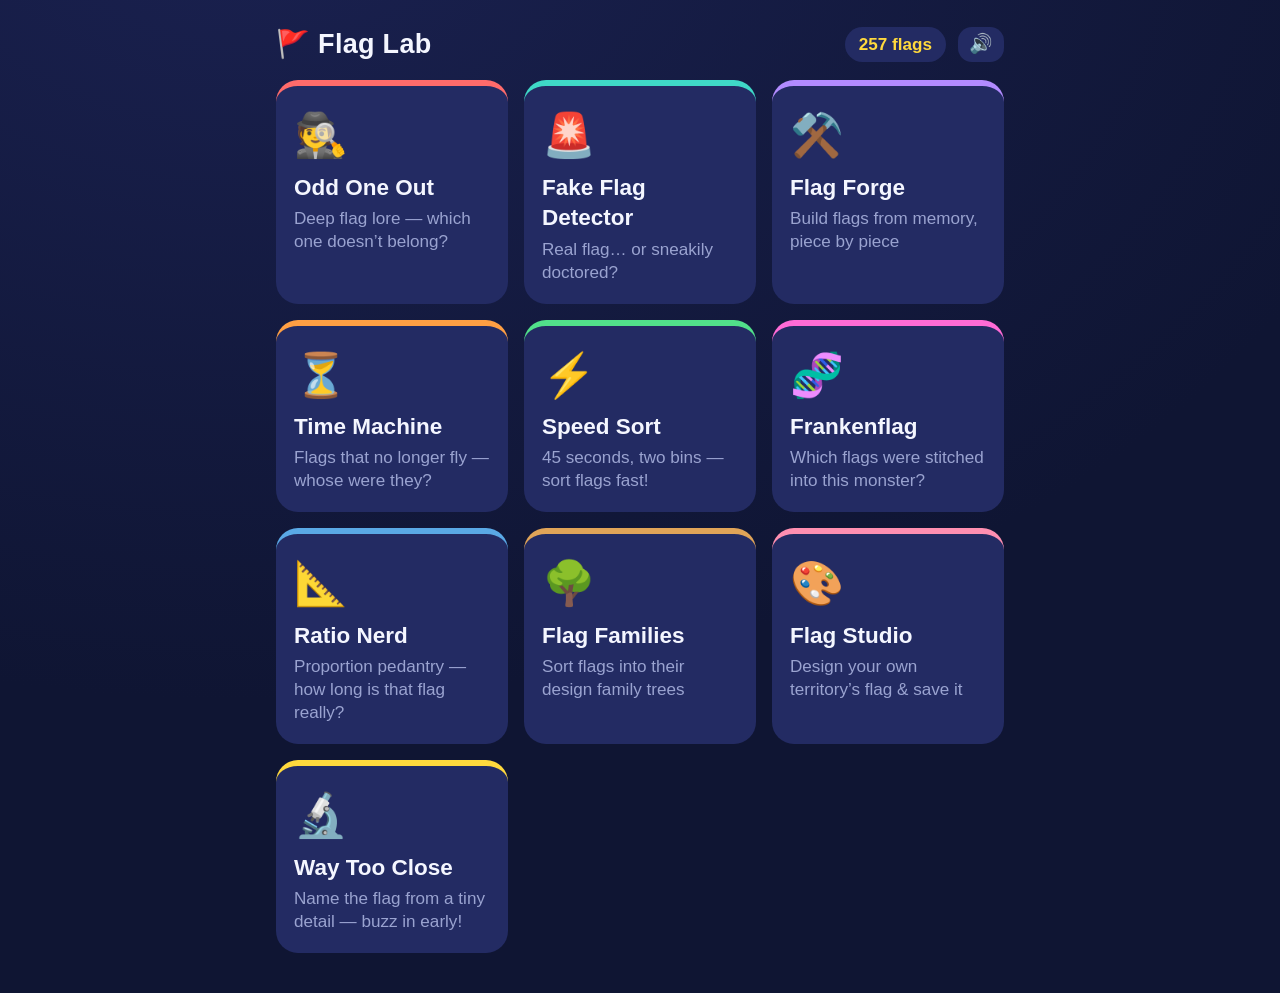
<file: index.html>
<!DOCTYPE html>
<html lang="en">
<head>
  <meta charset="UTF-8" />
  <meta name="viewport" content="width=device-width, initial-scale=1.0, viewport-fit=cover" />
  <title>Flag Lab</title>
  <meta name="theme-color" content="#0f1533" />
  <link rel="manifest" href="manifest.webmanifest" />
  <link rel="icon" href="icon.svg" type="image/svg+xml" />
  <link rel="apple-touch-icon" href="icon-512.png" />
  <link rel="stylesheet" href="css/style.css" />
</head>
<body>
  <div class="wrap">
    <header class="app">
      <h1>🚩 Flag Lab</h1>
      <span class="pill" id="flag-count"></span>
    </header>
    <main class="tiles" id="tiles"></main>
  </div>

  <script>const ROOT = '.';</script>
  <script src="js/common.js"></script>
  <script src="js/music.js"></script>
  <script src="js/registry.js"></script>
  <script>
    const tiles = document.getElementById('tiles');
    for (const g of GAMES) {
      const a = el('a', 'tile');
      a.href = `games/${g.id}/index.html`;
      a.style.setProperty('--tile-color', g.color);
      a.append(
        el('span', 'emoji', g.emoji),
        el('h2', '', g.title),
        el('p', '', g.blurb),
      );
      const best = getBest(g.bestKey);
      if (best > 0) a.append(el('div', 'best', g.bestLabel(best)));
      tiles.append(a);
    }

    FLAG_NAMES.then((names) => {
      document.getElementById('flag-count').textContent =
        `${Object.keys(names).length} flags`;
    });

    if ('serviceWorker' in navigator) {
      navigator.serviceWorker.register('sw.js');
    }
  </script>
</body>
</html>
</file>
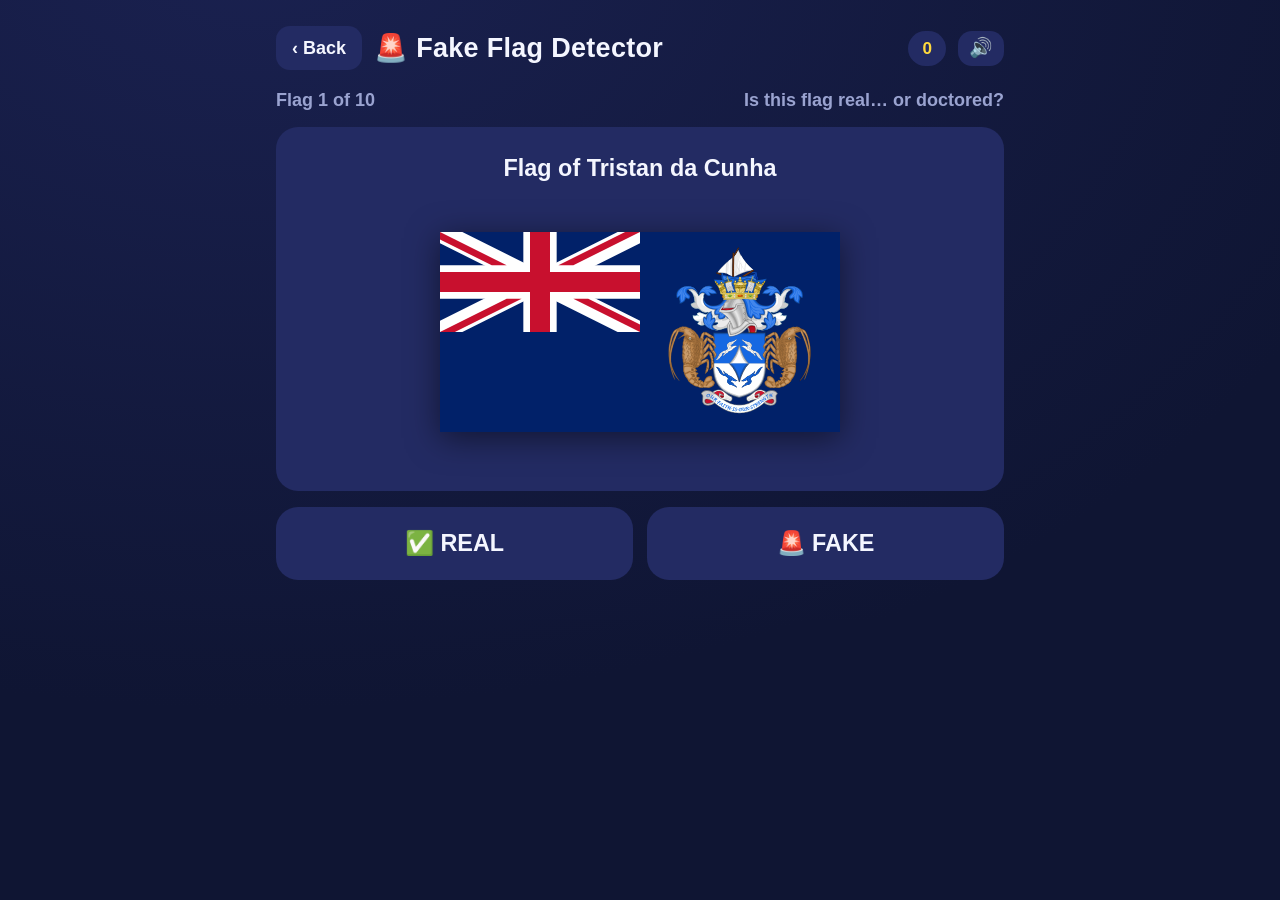
<file: games/faked-flags/index.html>
<!DOCTYPE html>
<html lang="en">
<head>
  <meta charset="UTF-8" />
  <meta name="viewport" content="width=device-width, initial-scale=1.0, viewport-fit=cover" />
  <title>Fake Flag Detector — Flag Lab</title>
  <meta name="theme-color" content="#0f1533" />
  <link rel="icon" href="../../icon.svg" type="image/svg+xml" />
  <link rel="stylesheet" href="../../css/style.css" />
</head>
<body class="g-fake">
  <div class="wrap">
    <header class="app">
      <a class="back" href="../../index.html">‹ Back</a>
      <h1>🚨 Fake Flag Detector</h1>
      <span class="pill" id="score-pill">0</span>
    </header>
    <div class="status-row">
      <span id="round-label"></span>
      <span>Is this flag real… or doctored?</span>
    </div>
    <main id="stage"></main>
  </div>
  <script>const ROOT = '../..';</script>
  <script src="../../js/common.js"></script>
  <script src="../../js/music.js"></script>
  <script src="game.js"></script>
</body>
</html>
</file>
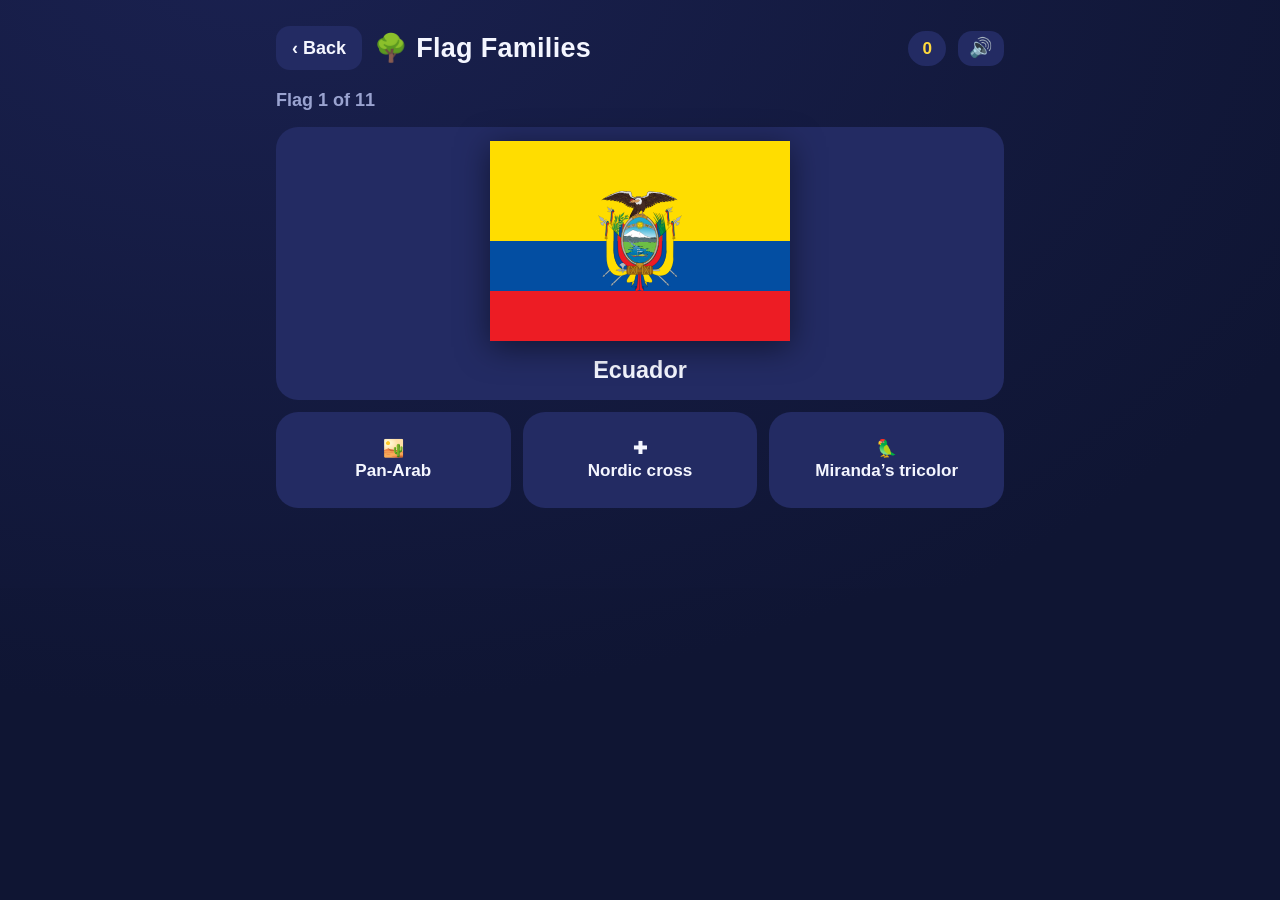
<file: games/flag-families/index.html>
<!DOCTYPE html>
<html lang="en">
<head>
  <meta charset="UTF-8" />
  <meta name="viewport" content="width=device-width, initial-scale=1.0, viewport-fit=cover" />
  <title>Flag Families — Flag Lab</title>
  <meta name="theme-color" content="#0f1533" />
  <link rel="icon" href="../../icon.svg" type="image/svg+xml" />
  <link rel="stylesheet" href="../../css/style.css" />
</head>
<body class="g-fam">
  <div class="wrap">
    <header class="app">
      <a class="back" href="../../index.html">‹ Back</a>
      <h1>🌳 Flag Families</h1>
      <span class="pill" id="score-pill">0</span>
    </header>
    <div class="status-row">
      <span id="round-label"></span>
      <span id="streak-label"></span>
    </div>
    <main id="stage"></main>
  </div>
  <script>const ROOT = '../..';</script>
  <script src="../../js/common.js"></script>
  <script src="../../js/music.js"></script>
  <script src="game.js"></script>
</body>
</html>
</file>
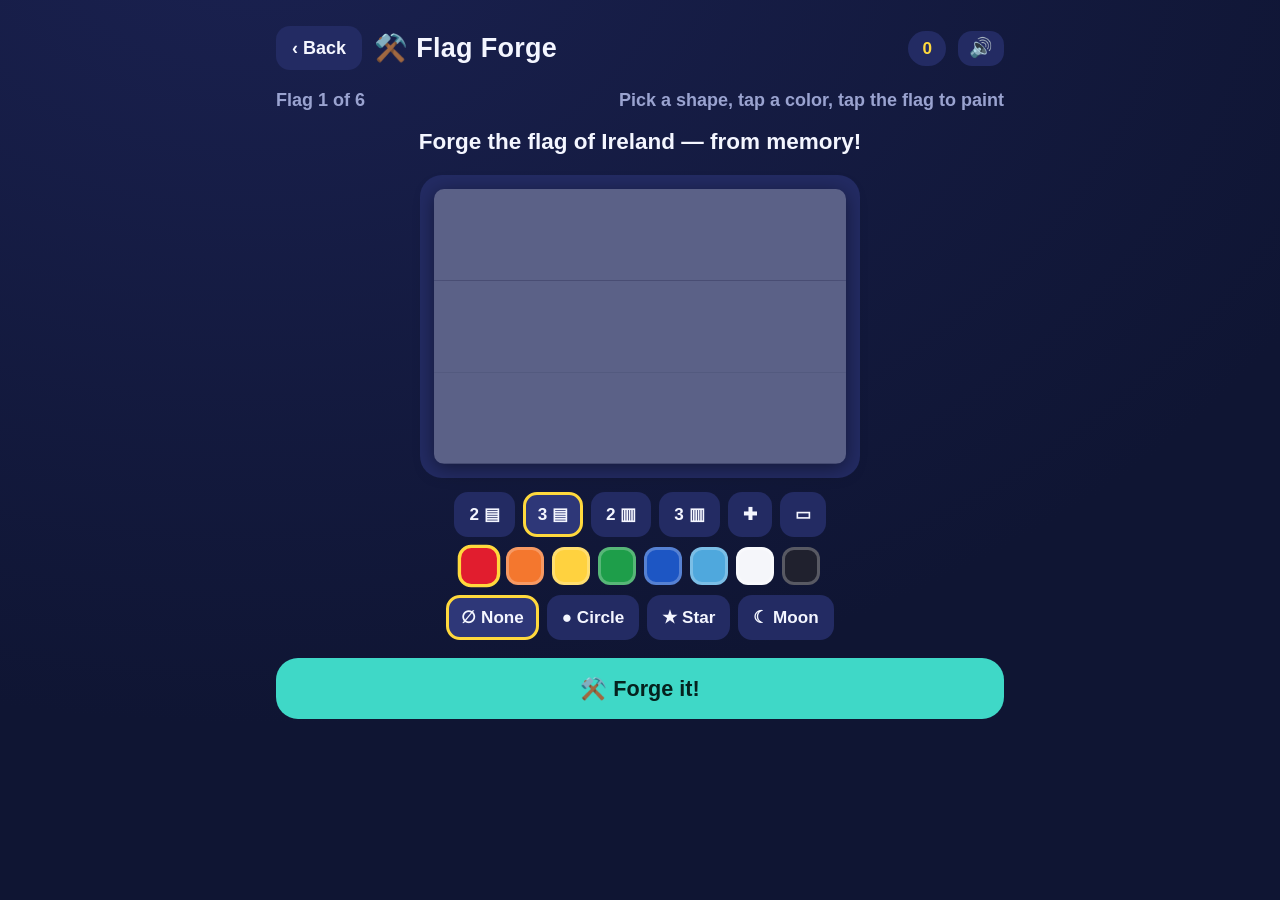
<file: games/flag-forge/index.html>
<!DOCTYPE html>
<html lang="en">
<head>
  <meta charset="UTF-8" />
  <meta name="viewport" content="width=device-width, initial-scale=1.0, viewport-fit=cover" />
  <title>Flag Forge — Flag Lab</title>
  <meta name="theme-color" content="#0f1533" />
  <link rel="icon" href="../../icon.svg" type="image/svg+xml" />
  <link rel="stylesheet" href="../../css/style.css" />
</head>
<body class="g-forge">
  <div class="wrap">
    <header class="app">
      <a class="back" href="../../index.html">‹ Back</a>
      <h1>⚒️ Flag Forge</h1>
      <span class="pill" id="score-pill">0</span>
    </header>
    <div class="status-row">
      <span id="round-label"></span>
      <span id="hint-label">Pick a shape, tap a color, tap the flag to paint</span>
    </div>
    <main id="stage"></main>
  </div>
  <script>const ROOT = '../..';</script>
  <script src="../../js/common.js"></script>
  <script src="../../js/music.js"></script>
  <script src="game.js"></script>
</body>
</html>
</file>
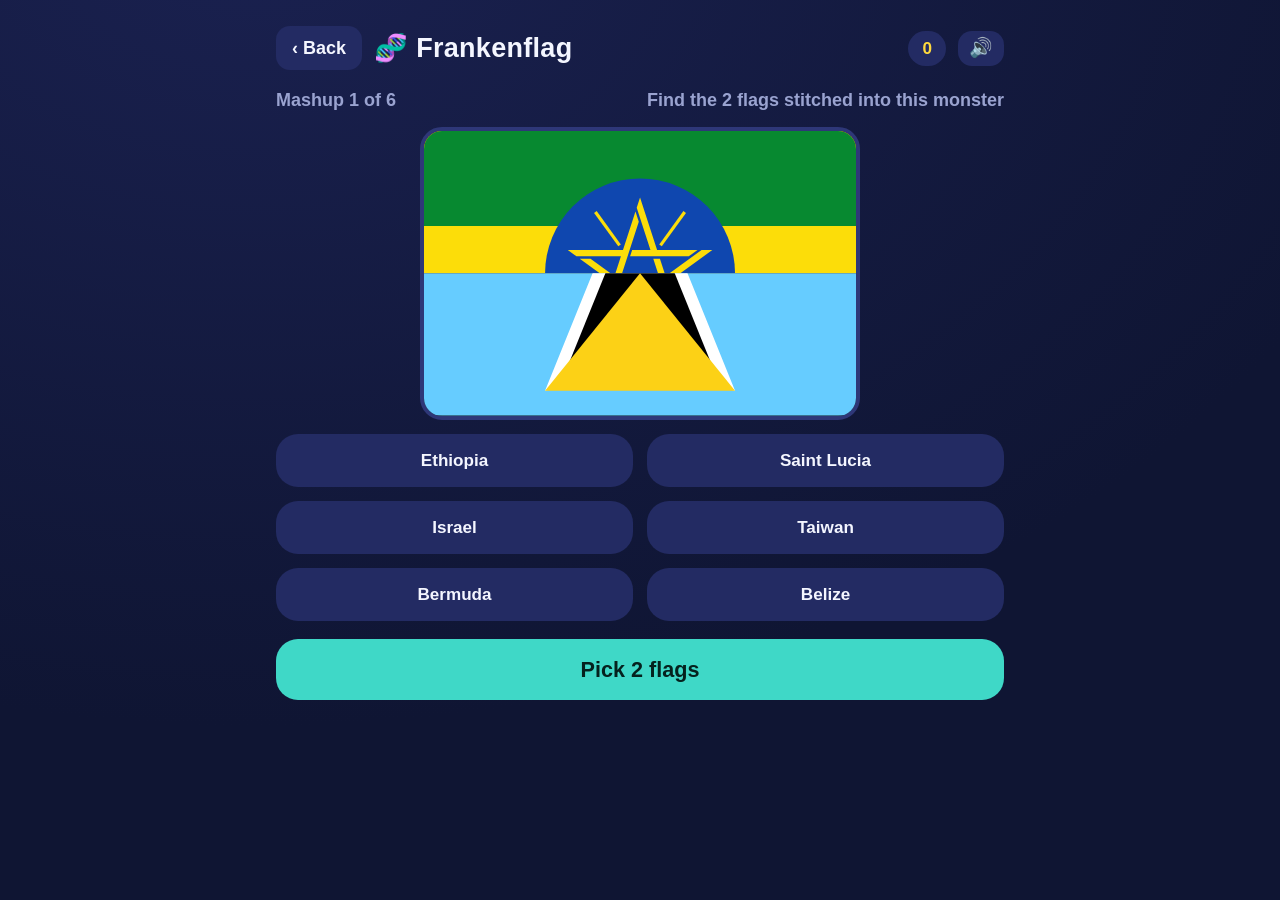
<file: games/flag-mashup/index.html>
<!DOCTYPE html>
<html lang="en">
<head>
  <meta charset="UTF-8" />
  <meta name="viewport" content="width=device-width, initial-scale=1.0, viewport-fit=cover" />
  <title>Frankenflag — Flag Lab</title>
  <meta name="theme-color" content="#0f1533" />
  <link rel="icon" href="../../icon.svg" type="image/svg+xml" />
  <link rel="stylesheet" href="../../css/style.css" />
</head>
<body class="g-mash">
  <div class="wrap">
    <header class="app">
      <a class="back" href="../../index.html">‹ Back</a>
      <h1>🧬 Frankenflag</h1>
      <span class="pill" id="score-pill">0</span>
    </header>
    <div class="status-row">
      <span id="round-label"></span>
      <span id="hint-label"></span>
    </div>
    <main id="stage"></main>
  </div>
  <script>const ROOT = '../..';</script>
  <script src="../../js/common.js"></script>
  <script src="../../js/music.js"></script>
  <script src="game.js"></script>
</body>
</html>
</file>
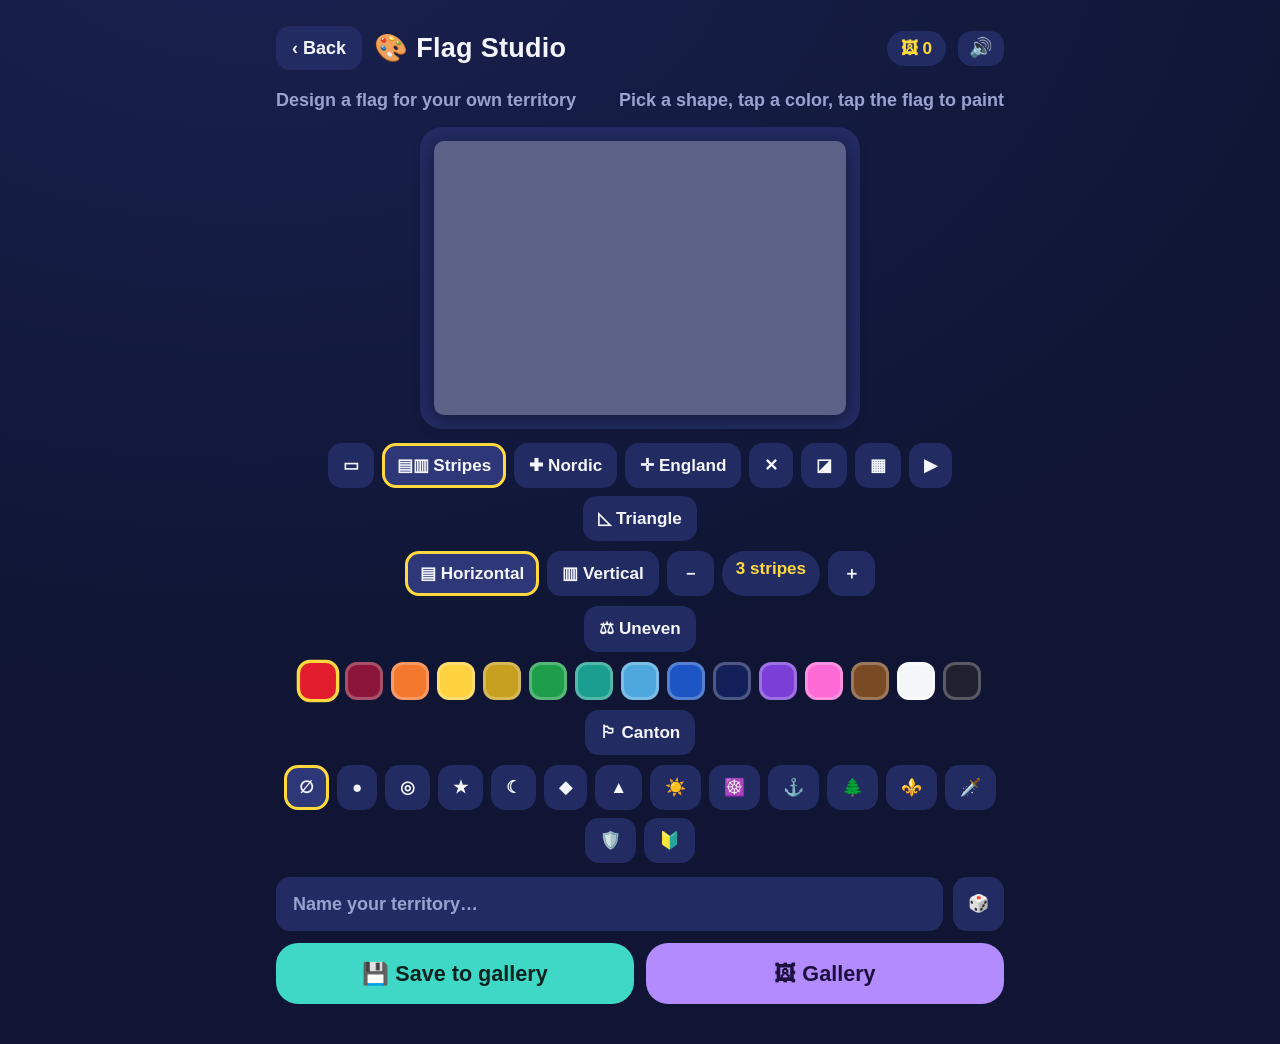
<file: games/flag-studio/index.html>
<!DOCTYPE html>
<html lang="en">
<head>
  <meta charset="UTF-8" />
  <meta name="viewport" content="width=device-width, initial-scale=1.0, viewport-fit=cover" />
  <title>Flag Studio — Flag Lab</title>
  <meta name="theme-color" content="#0f1533" />
  <link rel="icon" href="../../icon.svg" type="image/svg+xml" />
  <link rel="stylesheet" href="../../css/style.css" />
</head>
<body class="g-studio">
  <div class="wrap">
    <header class="app">
      <a class="back" href="../../index.html">‹ Back</a>
      <h1>🎨 Flag Studio</h1>
      <span class="pill" id="score-pill">🖼 0</span>
    </header>
    <div class="status-row">
      <span id="round-label">Design a flag for your own territory</span>
      <span id="hint-label">Pick a shape, tap a color, tap the flag to paint</span>
    </div>
    <main id="stage"></main>
  </div>
  <script>const ROOT = '../..';</script>
  <script src="../../js/common.js"></script>
  <script src="../../js/music.js"></script>
  <script src="game.js"></script>
</body>
</html>
</file>
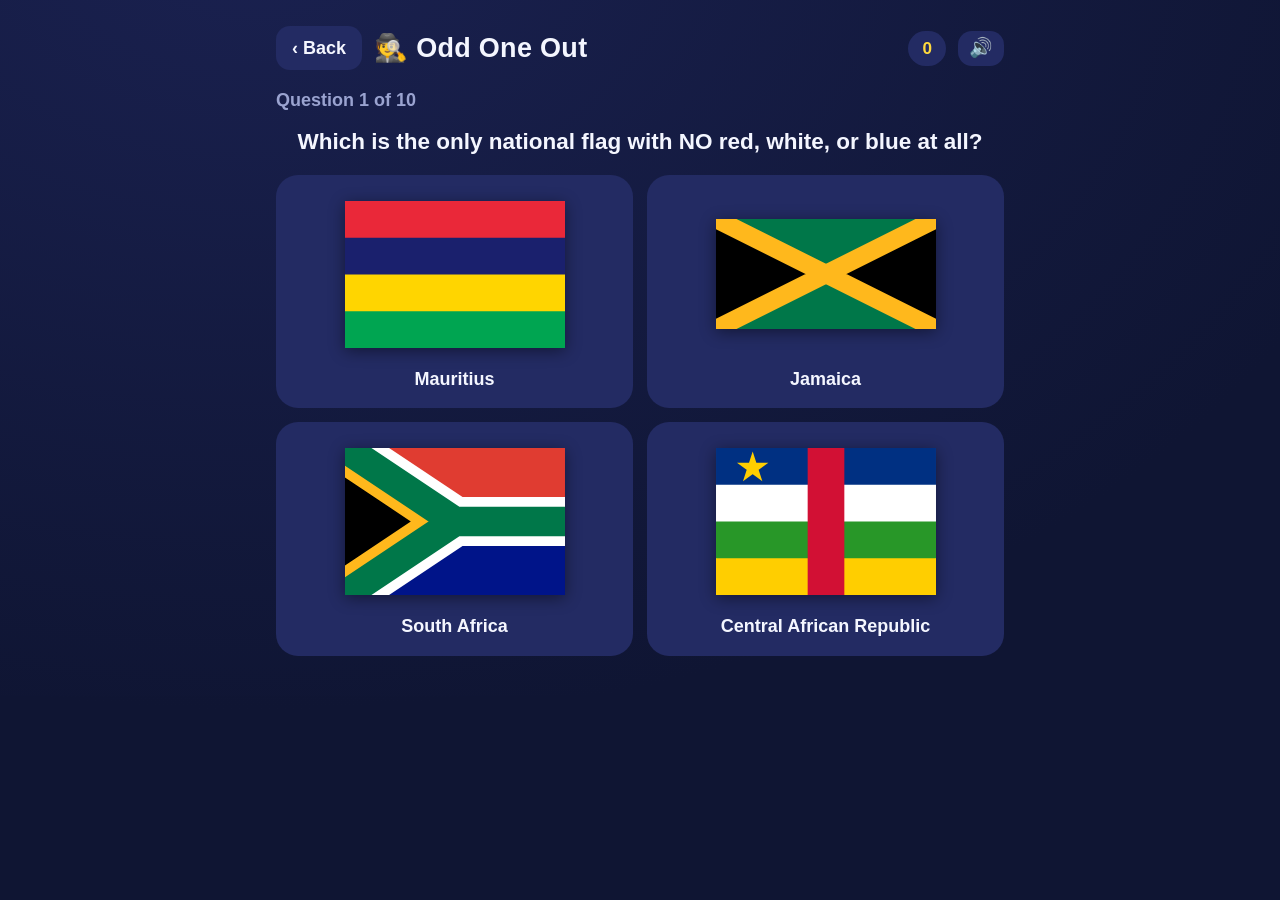
<file: games/odd-one-out/index.html>
<!DOCTYPE html>
<html lang="en">
<head>
  <meta charset="UTF-8" />
  <meta name="viewport" content="width=device-width, initial-scale=1.0, viewport-fit=cover" />
  <title>Odd One Out — Flag Lab</title>
  <meta name="theme-color" content="#0f1533" />
  <link rel="icon" href="../../icon.svg" type="image/svg+xml" />
  <link rel="stylesheet" href="../../css/style.css" />
</head>
<body class="g-odd">
  <div class="wrap">
    <header class="app">
      <a class="back" href="../../index.html">‹ Back</a>
      <h1>🕵️ Odd One Out</h1>
      <span class="pill" id="score-pill">0</span>
    </header>
    <div class="status-row">
      <span id="round-label"></span>
      <span id="streak-label"></span>
    </div>
    <main id="stage"></main>
  </div>
  <script>const ROOT = '../..';</script>
  <script src="../../js/common.js"></script>
  <script src="../../js/music.js"></script>
  <script src="questions.js"></script>
  <script src="game.js"></script>
</body>
</html>
</file>
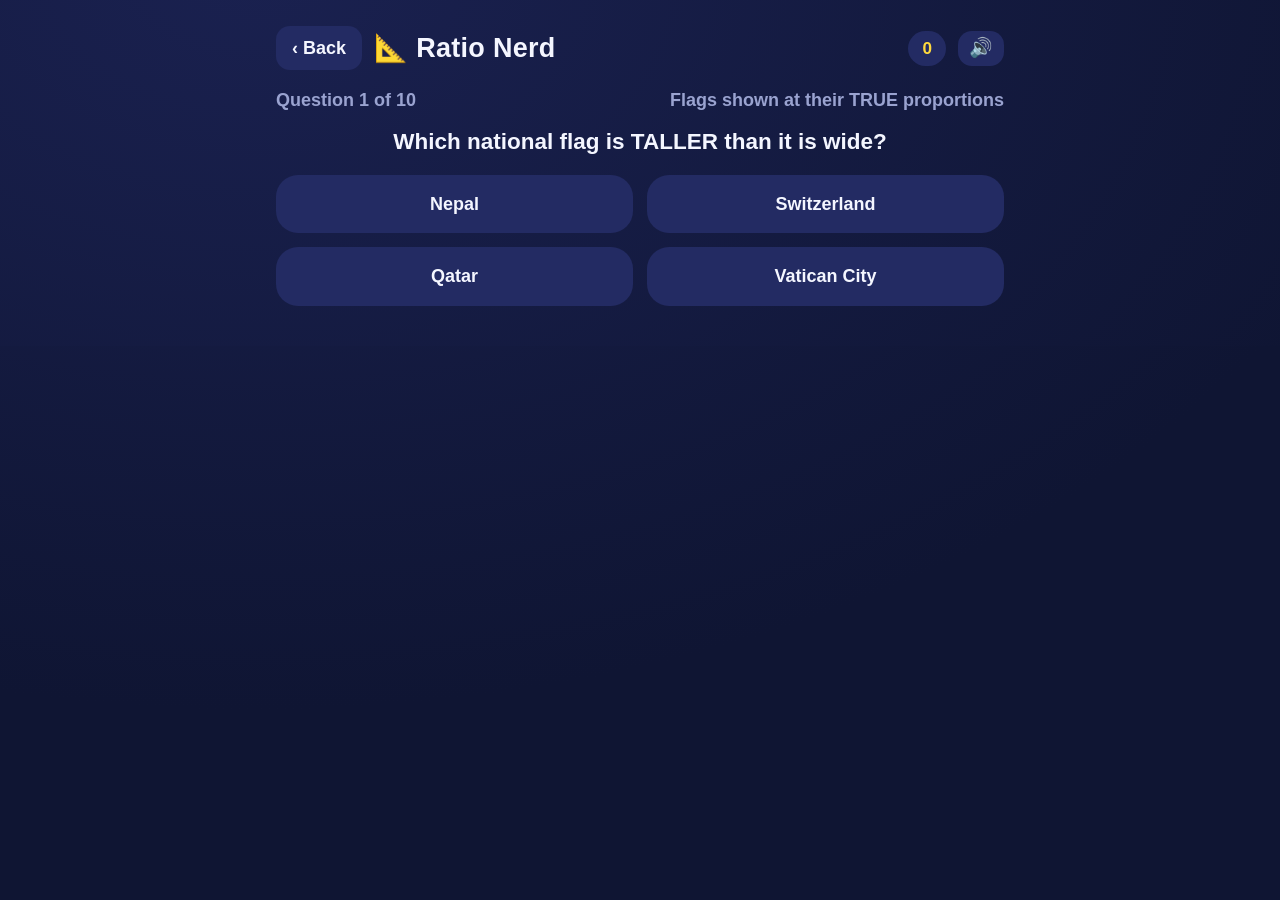
<file: games/ratio-nerd/index.html>
<!DOCTYPE html>
<html lang="en">
<head>
  <meta charset="UTF-8" />
  <meta name="viewport" content="width=device-width, initial-scale=1.0, viewport-fit=cover" />
  <title>Ratio Nerd — Flag Lab</title>
  <meta name="theme-color" content="#0f1533" />
  <link rel="icon" href="../../icon.svg" type="image/svg+xml" />
  <link rel="stylesheet" href="../../css/style.css" />
</head>
<body class="g-ratio">
  <div class="wrap">
    <header class="app">
      <a class="back" href="../../index.html">‹ Back</a>
      <h1>📐 Ratio Nerd</h1>
      <span class="pill" id="score-pill">0</span>
    </header>
    <div class="status-row">
      <span id="round-label"></span>
      <span>Flags shown at their TRUE proportions</span>
    </div>
    <main id="stage"></main>
  </div>
  <script>const ROOT = '../..';</script>
  <script src="../../js/common.js"></script>
  <script src="../../js/music.js"></script>
  <script src="game.js"></script>
</body>
</html>
</file>
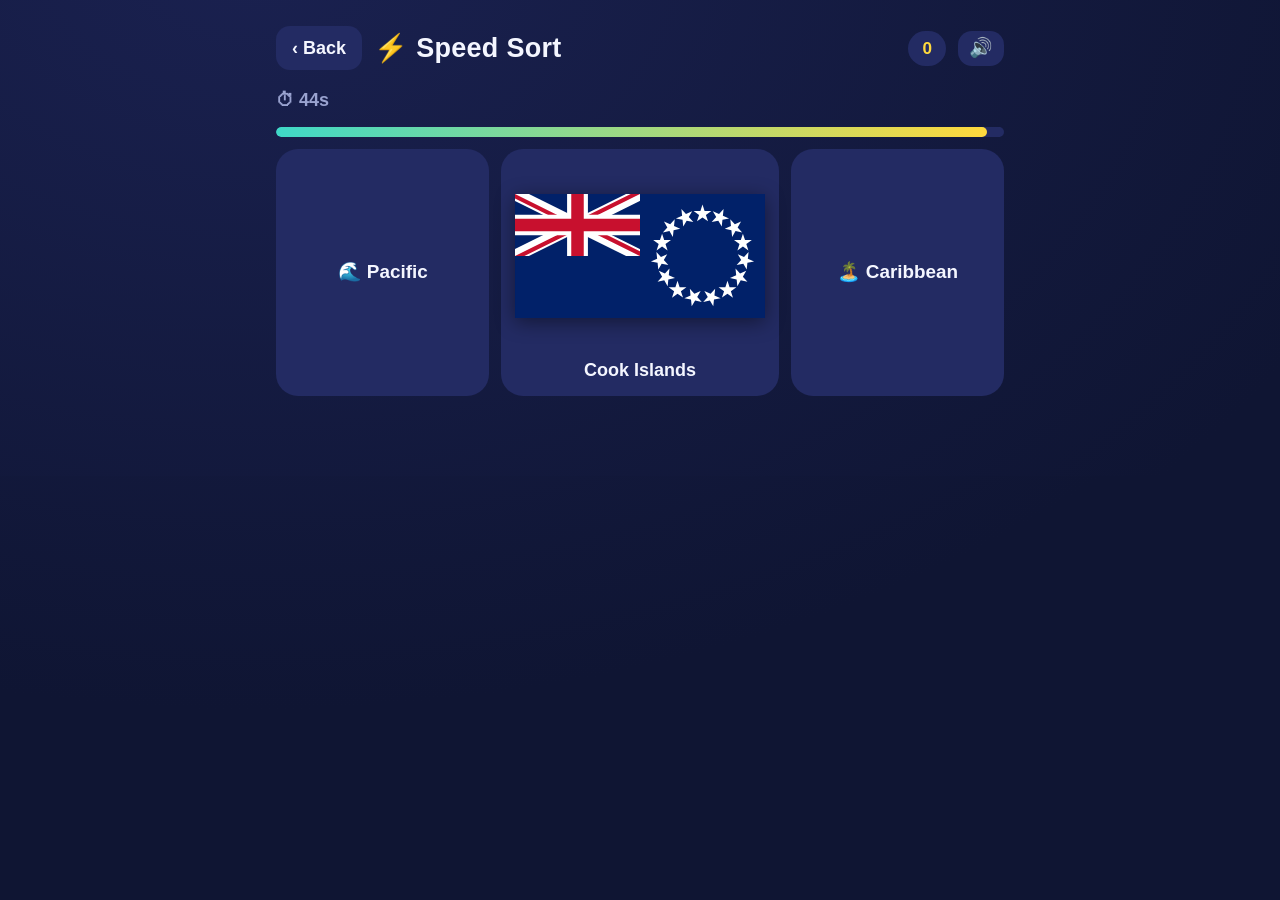
<file: games/speed-sort/index.html>
<!DOCTYPE html>
<html lang="en">
<head>
  <meta charset="UTF-8" />
  <meta name="viewport" content="width=device-width, initial-scale=1.0, viewport-fit=cover" />
  <title>Speed Sort — Flag Lab</title>
  <meta name="theme-color" content="#0f1533" />
  <link rel="icon" href="../../icon.svg" type="image/svg+xml" />
  <link rel="stylesheet" href="../../css/style.css" />
</head>
<body class="g-sort">
  <div class="wrap">
    <header class="app">
      <a class="back" href="../../index.html">‹ Back</a>
      <h1>⚡ Speed Sort</h1>
      <span class="pill" id="score-pill">0</span>
    </header>
    <div class="status-row">
      <span id="round-label"></span>
      <span id="streak-label"></span>
    </div>
    <main id="stage"></main>
  </div>
  <script>const ROOT = '../..';</script>
  <script src="../../js/common.js"></script>
  <script src="../../js/music.js"></script>
  <script src="game.js"></script>
</body>
</html>
</file>
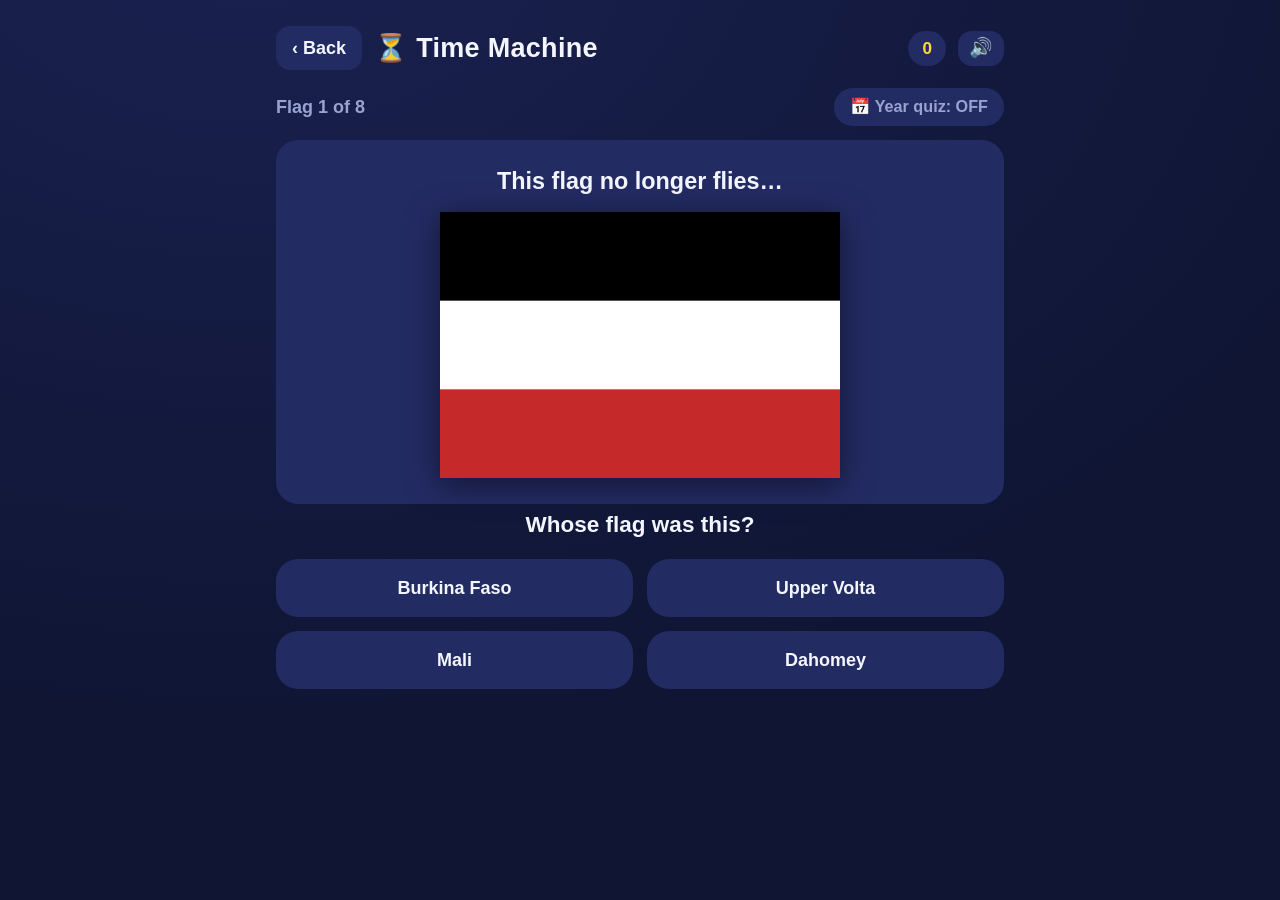
<file: games/time-machine/index.html>
<!DOCTYPE html>
<html lang="en">
<head>
  <meta charset="UTF-8" />
  <meta name="viewport" content="width=device-width, initial-scale=1.0, viewport-fit=cover" />
  <title>Time Machine — Flag Lab</title>
  <meta name="theme-color" content="#0f1533" />
  <link rel="icon" href="../../icon.svg" type="image/svg+xml" />
  <link rel="stylesheet" href="../../css/style.css" />
</head>
<body class="g-time">
  <div class="wrap">
    <header class="app">
      <a class="back" href="../../index.html">‹ Back</a>
      <h1>⏳ Time Machine</h1>
      <span class="pill" id="score-pill">0</span>
    </header>
    <div class="status-row">
      <span id="round-label"></span>
      <button class="mode-toggle" id="year-toggle" type="button"></button>
    </div>
    <main id="stage"></main>
  </div>
  <script>const ROOT = '../..';</script>
  <script src="../../js/common.js"></script>
  <script src="../../js/music.js"></script>
  <script src="game.js"></script>
</body>
</html>
</file>
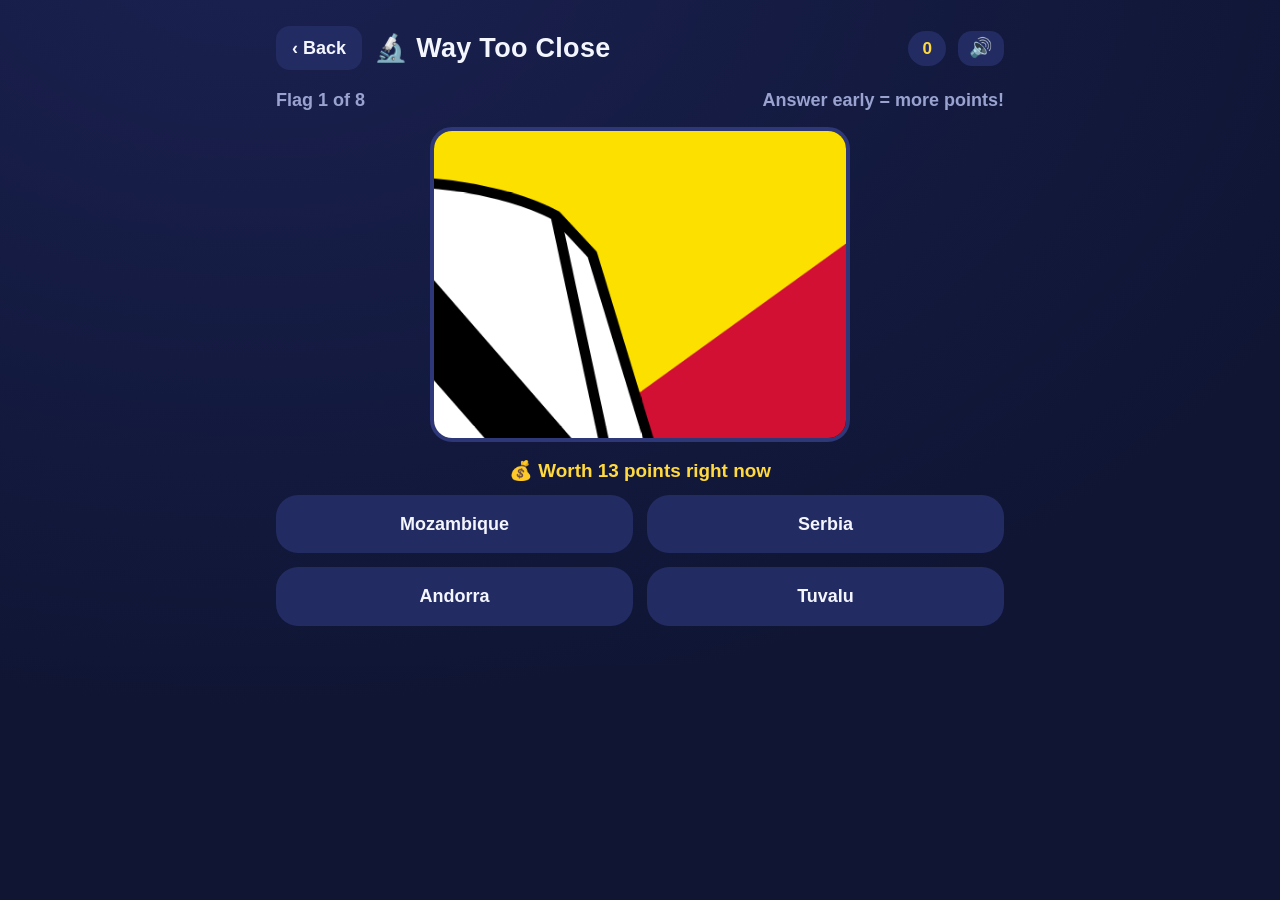
<file: games/zoomed-in/index.html>
<!DOCTYPE html>
<html lang="en">
<head>
  <meta charset="UTF-8" />
  <meta name="viewport" content="width=device-width, initial-scale=1.0, viewport-fit=cover" />
  <title>Way Too Close — Flag Lab</title>
  <meta name="theme-color" content="#0f1533" />
  <link rel="icon" href="../../icon.svg" type="image/svg+xml" />
  <link rel="stylesheet" href="../../css/style.css" />
</head>
<body class="g-zoom">
  <div class="wrap">
    <header class="app">
      <a class="back" href="../../index.html">‹ Back</a>
      <h1>🔬 Way Too Close</h1>
      <span class="pill" id="score-pill">0</span>
    </header>
    <div class="status-row">
      <span id="round-label"></span>
      <span>Answer early = more points!</span>
    </div>
    <main id="stage"></main>
  </div>
  <script>const ROOT = '../..';</script>
  <script src="../../js/common.js"></script>
  <script src="../../js/music.js"></script>
  <script src="game.js"></script>
</body>
</html>
</file>
<file: css/style.css>
:root {
  --bg: #0f1533;
  --bg2: #1a2150;
  --card: #232b63;
  --card-hi: #2e3778;
  --text: #f4f6ff;
  --muted: #9aa3d0;
  --red: #ff6b6b;
  --teal: #3fd8c7;
  --yellow: #ffd93d;
  --green: #51e08a;
  --purple: #b28bff;
  --radius: 22px;
}

* { box-sizing: border-box; -webkit-tap-highlight-color: transparent; }

html, body {
  margin: 0;
  min-height: 100%;
  background: radial-gradient(1200px 800px at 20% -10%, var(--bg2), var(--bg));
  color: var(--text);
  font-family: ui-rounded, "SF Pro Rounded", -apple-system, "Segoe UI", Roboto, sans-serif;
  font-size: 18px;
  line-height: 1.35;
}

.wrap {
  max-width: 760px;
  margin: 0 auto;
  padding: 18px 16px 40px;
}

/* ---------- header ---------- */
header.app {
  display: flex;
  align-items: center;
  gap: 12px;
  padding: 8px 0 18px;
}
header.app h1 {
  font-size: 1.5rem;
  margin: 0;
  letter-spacing: 0.3px;
  flex: 1;
}
.back {
  text-decoration: none;
  color: var(--text);
  background: var(--card);
  border-radius: 14px;
  padding: 8px 14px;
  font-weight: 700;
  font-size: 1rem;
  border: 2px solid transparent;
}
.back:active { transform: scale(0.96); }
.pill {
  background: var(--card);
  border-radius: 999px;
  padding: 6px 14px;
  font-weight: 800;
  font-size: 0.95rem;
  color: var(--yellow);
  white-space: nowrap;
}

/* ---------- launcher tiles ---------- */
.tiles {
  display: grid;
  grid-template-columns: repeat(auto-fill, minmax(210px, 1fr));
  gap: 16px;
}
.tile {
  display: block;
  text-decoration: none;
  color: var(--text);
  background: var(--card);
  border-radius: var(--radius);
  padding: 20px 18px;
  border-top: 6px solid var(--tile-color, var(--teal));
  transition: transform 0.12s ease, background 0.12s ease;
}
.tile:hover { background: var(--card-hi); transform: translateY(-3px); }
.tile:active { transform: scale(0.97); }
.tile .emoji { font-size: 2.4rem; display: block; margin-bottom: 8px; }
.tile h2 { margin: 0 0 4px; font-size: 1.25rem; }
.tile p { margin: 0; color: var(--muted); font-size: 0.95rem; }
.tile .best { margin-top: 10px; font-size: 0.85rem; color: var(--yellow); font-weight: 700; }
.tile.soon { opacity: 0.45; pointer-events: none; }

/* ---------- game shared ---------- */
.prompt {
  font-size: 1.25rem;
  font-weight: 800;
  margin: 6px 0 18px;
  text-align: center;
  text-wrap: balance;
}

.choices { display: grid; grid-template-columns: 1fr 1fr; gap: 14px; }
@media (max-width: 480px) { .choices.text-only { grid-template-columns: 1fr; } }

.choice {
  background: var(--card);
  border: 3px solid transparent;
  border-radius: var(--radius);
  padding: 14px;
  color: var(--text);
  font: inherit;
  font-weight: 700;
  cursor: pointer;
  display: flex;
  flex-direction: column;
  align-items: center;
  gap: 10px;
  transition: transform 0.1s ease, border-color 0.1s ease;
}
.choice:hover { background: var(--card-hi); }
.choice:active { transform: scale(0.96); }
.choice img {
  width: 100%;
  max-width: 220px;
  aspect-ratio: 4 / 3;
  object-fit: contain;
  filter: drop-shadow(0 3px 8px rgba(0, 0, 0, 0.45));
}
.choice.correct { border-color: var(--green); background: #1d4d38; }
.choice.wrong { border-color: var(--red); background: #55283a; }
.choice:disabled { cursor: default; }
.choice:disabled:hover { background: var(--card); }
.choice.correct:disabled:hover { background: #1d4d38; }
.choice.wrong:disabled:hover { background: #55283a; }

.fact {
  background: var(--card);
  border-left: 6px solid var(--yellow);
  border-radius: 14px;
  padding: 12px 16px;
  margin: 18px 0 0;
  font-size: 1rem;
  color: var(--text);
  animation: rise 0.25s ease;
}
.fact.bad { border-left-color: var(--red); }
.fact b { color: var(--yellow); }

.big-btn {
  display: block;
  width: 100%;
  margin-top: 18px;
  background: var(--teal);
  color: #05221e;
  border: none;
  border-radius: var(--radius);
  padding: 16px;
  font: inherit;
  font-size: 1.2rem;
  font-weight: 900;
  cursor: pointer;
}
.big-btn:active { transform: scale(0.97); }
.big-btn.alt { background: var(--purple); color: #1d0f3d; }

.status-row {
  display: flex;
  justify-content: space-between;
  align-items: center;
  gap: 10px;
  margin-bottom: 14px;
  font-weight: 800;
  color: var(--muted);
}

.end-card {
  text-align: center;
  background: var(--card);
  border-radius: var(--radius);
  padding: 34px 20px;
  animation: rise 0.3s ease;
}
.end-card .big { font-size: 3rem; margin: 6px 0; }
.end-card .msg { color: var(--muted); margin-bottom: 8px; }
.end-card .record { color: var(--yellow); font-weight: 900; }

/* ---------- fake flag detector ---------- */
.flag-stage {
  background: var(--card);
  border-radius: var(--radius);
  padding: 26px 18px;
  display: flex;
  flex-direction: column;
  align-items: center;
  gap: 14px;
}
.flag-stage .country { font-size: 1.3rem; font-weight: 900; text-align: center; }
.flag-stage img {
  width: min(100%, 400px);
  aspect-ratio: 3 / 2;
  object-fit: contain;
  filter: drop-shadow(0 6px 16px rgba(0, 0, 0, 0.5));
}
.verdict-row { display: grid; grid-template-columns: 1fr 1fr; gap: 14px; margin-top: 16px; }
.verdict-row .choice { font-size: 1.3rem; padding: 18px; }

/* ---------- zoom game ---------- */
.zoom-window {
  width: min(100%, 420px);
  aspect-ratio: 4 / 3;
  margin: 0 auto 16px;
  border-radius: var(--radius);
  overflow: hidden;
  background: #000;
  border: 4px solid var(--card-hi);
  position: relative;
}
.zoom-window img {
  position: absolute;
  width: 100%;
  height: 100%;
  object-fit: cover;
  will-change: transform;
}
.zoom-meter {
  text-align: center;
  font-weight: 900;
  color: var(--yellow);
  margin-bottom: 12px;
  font-size: 1.05rem;
}

/* ---------- music toggle ---------- */
.music-btn {
  background: var(--card);
  border: none;
  border-radius: 14px;
  padding: 8px 11px;
  font-size: 1.05rem;
  cursor: pointer;
  line-height: 1;
}
.music-btn:active { transform: scale(0.92); }

/* ---------- mode toggle (Time Machine year quiz) ---------- */
.mode-toggle {
  background: var(--card);
  border: 2px solid transparent;
  border-radius: 999px;
  padding: 6px 14px;
  font: inherit;
  font-weight: 800;
  font-size: 0.9rem;
  color: var(--muted);
  cursor: pointer;
  white-space: nowrap;
}
.mode-toggle.on {
  color: var(--yellow);
  border-color: var(--yellow);
}
.mode-toggle:active { transform: scale(0.95); }

/* ---------- speed sort ---------- */
.timer-track {
  height: 10px;
  background: var(--card);
  border-radius: 999px;
  overflow: hidden;
  margin-bottom: 12px;
}
.timer-fill {
  height: 100%;
  width: 100%;
  background: linear-gradient(90deg, var(--teal), var(--yellow));
  border-radius: 999px;
}
.sort-arena {
  display: grid;
  grid-template-columns: 1fr minmax(0, 1.3fr) 1fr;
  gap: 12px;
  align-items: stretch;
}
.bin {
  background: var(--card);
  border: 3px solid transparent;
  border-radius: var(--radius);
  color: var(--text);
  font: inherit;
  font-weight: 900;
  font-size: 1.05rem;
  padding: 12px;
  cursor: pointer;
  display: flex;
  align-items: center;
  justify-content: center;
  text-align: center;
  min-height: 180px;
}
.bin:hover { background: var(--card-hi); }
.bin:active { transform: scale(0.96); }
.bin.hit { border-color: var(--green); background: #1d4d38; }
.bin.miss { border-color: var(--red); background: #55283a; }
.sort-flag {
  background: var(--card);
  border-radius: var(--radius);
  padding: 14px;
  display: flex;
  flex-direction: column;
  align-items: center;
  justify-content: center;
  gap: 8px;
}
.sort-flag img {
  width: 100%;
  max-width: 280px;
  aspect-ratio: 4 / 3;
  object-fit: contain;
  filter: drop-shadow(0 4px 10px rgba(0, 0, 0, 0.45));
}
.sort-name { font-weight: 900; text-align: center; }
.sort-toast {
  min-height: 30px;
  text-align: center;
  margin-top: 10px;
  font-weight: 800;
  color: var(--yellow);
  opacity: 0;
  transition: opacity 0.15s;
}
.sort-toast.show { opacity: 1; }

/* ---------- flag families ---------- */
.fam-card { padding: 14px; margin-bottom: 12px; }
.fam-card img { width: min(100%, 300px); aspect-ratio: 3 / 2; object-fit: contain; }
.fam-bins {
  display: grid;
  grid-template-columns: repeat(3, 1fr);
  gap: 12px;
}
.fam-bins .bin { min-height: 96px; font-size: 0.95rem; line-height: 1.3; }

/* ---------- flag studio ---------- */
.studio-names { display: flex; gap: 10px; margin-top: 14px; }
.studio-input {
  flex: 1;
  background: var(--card);
  border: 3px solid transparent;
  border-radius: 14px;
  color: var(--text);
  font: inherit;
  font-weight: 700;
  padding: 12px 14px;
}
.studio-input:focus { outline: none; border-color: var(--teal); }
.studio-input::placeholder { color: var(--muted); }
.studio-actions { display: flex; gap: 12px; margin-top: 12px; }
.studio-actions .big-btn { margin-top: 0; }
.studio-flash { animation: rise 0.25s ease; }

.gallery-grid {
  display: grid;
  grid-template-columns: repeat(auto-fill, minmax(150px, 1fr));
  gap: 14px;
  margin-top: 16px;
}
.gallery-cell {
  background: var(--card);
  border-radius: 16px;
  padding: 10px;
  position: relative;
  text-align: center;
}
.gallery-art { cursor: pointer; }
.gallery-art svg {
  width: 100%;
  border-radius: 8px;
  filter: drop-shadow(0 3px 8px rgba(0, 0, 0, 0.45));
  transition: transform 0.12s ease;
}
.gallery-art:active svg { transform: scale(0.96); }
.gallery-name {
  margin-top: 8px;
  font-weight: 800;
  font-size: 0.9rem;
  word-break: break-word;
}
.gallery-del {
  position: absolute;
  top: 6px;
  right: 6px;
  background: rgba(15, 21, 51, 0.75);
  border: none;
  border-radius: 10px;
  padding: 4px 7px;
  font-size: 0.95rem;
  cursor: pointer;
  line-height: 1;
}
.gallery-del:active { transform: scale(0.9); }

/* ---------- frankenflag ---------- */
.mash-box {
  position: relative;
  width: min(100%, 440px);
  aspect-ratio: 3 / 2;
  margin: 0 auto 14px;
  border-radius: var(--radius);
  overflow: hidden;
  background: #000;
  border: 4px solid var(--card-hi);
}
.mash-box img {
  position: absolute;
  inset: 0;
  width: 100%;
  height: 100%;
  object-fit: cover;
}
.mash-choices .choice { padding: 12px; font-size: 0.95rem; }
.choice.picked { border-color: var(--purple); background: var(--card-hi); }
.choice.missed { border-color: var(--yellow); }
.mash-reveal {
  display: grid;
  grid-template-columns: repeat(auto-fit, minmax(110px, 1fr));
  gap: 10px;
  margin-top: 14px;
}
.mash-donor {
  background: var(--card);
  border-radius: 14px;
  padding: 8px;
  text-align: center;
  font-weight: 800;
  font-size: 0.85rem;
  display: flex;
  flex-direction: column;
  gap: 6px;
}
.mash-donor img {
  width: 100%;
  aspect-ratio: 3 / 2;
  object-fit: contain;
}

/* ---------- flag forge ---------- */
.forge-canvas {
  background: var(--card);
  border-radius: var(--radius);
  padding: 14px;
  max-width: 440px;
  margin: 0 auto;
}
.forge-canvas svg {
  display: block;
  width: 100%;
  border-radius: 10px;
  filter: drop-shadow(0 4px 10px rgba(0, 0, 0, 0.45));
}
.forge-canvas [data-region] { cursor: pointer; }
.forge-canvas.small { padding: 8px; max-width: none; margin: 0; }

.forge-tools { margin-top: 14px; }
.tool-row {
  display: flex;
  flex-wrap: wrap;
  gap: 8px;
  justify-content: center;
  margin-bottom: 10px;
}
.tool-btn {
  background: var(--card);
  border: 3px solid transparent;
  border-radius: 14px;
  color: var(--text);
  font: inherit;
  font-weight: 800;
  font-size: 0.95rem;
  padding: 8px 12px;
  cursor: pointer;
}
.tool-btn:active { transform: scale(0.94); }
.tool-btn.active { border-color: var(--yellow); background: var(--card-hi); }
.swatch {
  width: 38px;
  height: 38px;
  border-radius: 12px;
  border: 3px solid rgba(255, 255, 255, 0.25);
  cursor: pointer;
  padding: 0;
}
.swatch:active { transform: scale(0.92); }
.swatch.active { border-color: var(--yellow); transform: scale(1.12); }

.compare {
  display: grid;
  grid-template-columns: 1fr 1fr;
  gap: 12px;
  align-items: start;
}
.compare-cell {
  background: var(--card);
  border-radius: var(--radius);
  padding: 10px;
  text-align: center;
}
.compare-cell img {
  width: 100%;
  aspect-ratio: 3 / 2;
  object-fit: contain;
}
.compare-label {
  font-weight: 900;
  color: var(--muted);
  font-size: 0.9rem;
  margin-bottom: 6px;
}

/* ---------- landscape lock ---------- */
/* Shown by CSS alone: portrait + touch device = "rotate your phone".
   Desktop windows (fine pointer) never see it. */
.rotate-overlay {
  display: none;
  position: fixed;
  inset: 0;
  z-index: 99;
  background: radial-gradient(1200px 800px at 20% -10%, var(--bg2), var(--bg));
  flex-direction: column;
  align-items: center;
  justify-content: center;
  gap: 14px;
  text-align: center;
  font-size: 1.4rem;
  font-weight: 900;
  padding: 30px;
}
.rotate-overlay .spin {
  font-size: 3.2rem;
  animation: turn 1.8s ease-in-out infinite;
}
@keyframes turn {
  0%, 25% { transform: rotate(0); }
  65%, 100% { transform: rotate(90deg); }
}
@media (orientation: portrait) and (pointer: coarse) {
  .rotate-overlay { display: flex; }
}

/* Short-and-wide phone screens (e.g. 915x412): side-by-side layouts */
@media (orientation: landscape) and (max-height: 560px) {
  html, body { font-size: 16px; }
  .wrap { max-width: 980px; padding: 8px 16px 20px; }
  header.app { padding: 2px 0 10px; }
  header.app h1 { font-size: 1.15rem; }
  .back { padding: 6px 12px; font-size: 0.9rem; }
  .status-row { margin-bottom: 8px; font-size: 0.9rem; }
  .prompt { font-size: 1.05rem; margin: 0 0 10px; }
  .fact { margin-top: 12px; font-size: 0.95rem; }
  .big-btn { margin-top: 12px; padding: 12px; font-size: 1.05rem; }
  .end-card { padding: 20px; }
  .end-card .big { font-size: 2rem; margin: 2px 0; }

  /* Odd One Out & Ratio Nerd: all four options in one row */
  .g-odd .choices, .g-ratio .choices { grid-template-columns: repeat(4, 1fr); gap: 10px; }
  .g-odd .choices.text-only, .g-ratio .choices.text-only { grid-template-columns: 1fr 1fr; }
  .g-odd .choice, .g-ratio .choice { padding: 10px; font-size: 0.9rem; gap: 6px; }
  .g-odd .choice img, .g-ratio .choice img { max-width: 150px; }
  .g-ratio .flag-stage { padding: 10px; margin-bottom: 10px; }
  .g-ratio .flag-stage img { width: min(100%, 300px); aspect-ratio: auto; max-height: 130px; }

  /* Fake Flag Detector: flag on the left, verdict on the right */
  .g-fake #stage {
    display: grid;
    grid-template-columns: minmax(0, 1.15fr) minmax(0, 1fr);
    gap: 0 14px;
    align-items: start;
  }
  .g-fake #stage > .flag-stage:first-child { grid-column: 1; grid-row: 1 / span 8; }
  .g-fake #stage > .flag-stage:first-child img { width: min(100%, 360px); }
  .g-fake .verdict-row,
  .g-fake .fact,
  .g-fake .big-btn,
  .g-fake #stage > .flag-stage:not(:first-child) { grid-column: 2; }
  .g-fake .verdict-row { margin-top: 0; }
  .g-fake .verdict-row .choice { font-size: 1.1rem; padding: 14px; }
  .g-fake .flag-stage { padding: 16px 14px; gap: 8px; }
  .g-fake .flag-stage .country { font-size: 1.1rem; }
  .g-fake #stage > .flag-stage:not(:first-child) img { width: min(100%, 220px); }
  .g-fake .end-card { grid-column: 1 / -1; }

  /* Way Too Close: zoom window left, answers right */
  .g-zoom #stage {
    display: grid;
    grid-template-columns: minmax(0, 1fr) minmax(0, 1.1fr);
    gap: 0 14px;
    align-items: start;
  }
  .g-zoom .zoom-window {
    grid-column: 1;
    grid-row: 1;
    width: 100%;
    margin: 0 0 8px;
    aspect-ratio: auto;
    height: calc(100vh - 165px);
    min-height: 170px;
  }
  .g-zoom .zoom-meter { grid-column: 1; grid-row: 2; margin-bottom: 8px; }
  .g-zoom #stage .choices { grid-column: 2; grid-row: 1 / span 2; gap: 10px; }
  .g-zoom .choice { padding: 12px; font-size: 0.95rem; }
  .g-zoom .fact, .g-zoom .big-btn { grid-column: 2; }
  .g-zoom .end-card { grid-column: 1 / -1; }

  /* Flag Families: flag left, family bins stacked right */
  .g-fam #stage {
    display: grid;
    grid-template-columns: minmax(0, 1.1fr) minmax(0, 1fr);
    gap: 0 14px;
    align-items: start;
  }
  .g-fam .fam-card { grid-column: 1; grid-row: 1 / span 2; margin-bottom: 0; }
  .g-fam .fam-card img { width: min(100%, 340px); }
  .g-fam .fam-bins { grid-column: 2; grid-template-columns: 1fr; gap: 10px; }
  .g-fam .fam-bins .bin { min-height: 72px; }
  .g-fam .fam-bins .bin br { display: none; }
  .g-fam .sort-toast { grid-column: 2; margin-top: 8px; }
  .g-fam .end-card { grid-column: 1 / -1; }

  /* Frankenflag: monster left, suspects right */
  .g-mash #stage {
    display: grid;
    grid-template-columns: minmax(0, 1.1fr) minmax(0, 1fr);
    gap: 0 14px;
    align-items: start;
  }
  .g-mash .mash-box { grid-column: 1; grid-row: 1; width: 100%; margin: 0 0 10px; }
  .g-mash .mash-reveal { grid-column: 1; grid-row: 2; margin-top: 0; }
  .g-mash #stage .choices { grid-column: 2; grid-row: 1 / span 3; gap: 10px; }
  .g-mash .fact, .g-mash #stage > .big-btn { grid-column: 2; }
  .g-mash .end-card { grid-column: 1 / -1; }

  /* Speed Sort: tighter center flag so bins stay huge */
  .g-sort .sort-flag { padding: 10px; }
  .g-sort .sort-flag img { max-width: 220px; }
  .g-sort .bin { min-height: 200px; font-size: 1.1rem; }
  .g-sort .timer-track { margin-bottom: 8px; }

  /* Time Machine: flag left, questions right */
  .g-time #stage {
    display: grid;
    grid-template-columns: minmax(0, 1.15fr) minmax(0, 1fr);
    gap: 0 14px;
    align-items: start;
  }
  .g-time #stage > .flag-stage { grid-column: 1; grid-row: 1 / span 8; }
  .g-time #stage > .flag-stage img { width: min(100%, 360px); }
  .g-time .flag-stage { padding: 16px 14px; gap: 8px; }
  .g-time .flag-stage .country { font-size: 1.1rem; }
  .g-time .prompt, .g-time .choices, .g-time .fact, .g-time #stage > .big-btn { grid-column: 2; }
  .g-time .prompt { text-align: left; margin: 0 0 10px; }
  .g-time .choices.quiz { grid-template-columns: 1fr 1fr; gap: 10px; }
  .g-time .choices.quiz .choice { padding: 12px; font-size: 0.95rem; }
  .g-time .end-card { grid-column: 1 / -1; }

  /* Flag Studio: canvas + names left, toolbox right */
  .g-studio #stage {
    display: grid;
    grid-template-columns: minmax(0, 1fr) minmax(0, 1.1fr);
    gap: 0 14px;
    align-items: start;
  }
  .g-studio .forge-canvas { grid-column: 1; grid-row: 1; max-width: none; margin: 0; }
  .g-studio .studio-names { grid-column: 1; grid-row: 2; margin-top: 10px; }
  .g-studio .studio-actions { grid-column: 1; grid-row: 3; }
  .g-studio .studio-flash { grid-column: 1 / -1; }
  .g-studio .forge-tools { grid-column: 2; grid-row: 1 / span 3; margin-top: 0; }
  .g-studio .tool-row { justify-content: flex-start; }
  .g-studio .gallery-grid { grid-column: 1 / -1; }

  /* Flag Forge: canvas left, toolbox right */
  .g-forge .prompt { margin-bottom: 8px; }
  .g-forge #stage {
    display: grid;
    grid-template-columns: minmax(0, 1fr) minmax(0, 1.1fr);
    gap: 0 14px;
    align-items: start;
  }
  .g-forge .prompt { grid-column: 1 / -1; }
  .g-forge .forge-canvas { grid-column: 1; grid-row: 2; max-width: none; margin: 0; }
  .g-forge .forge-tools { grid-column: 2; grid-row: 2 / span 2; margin-top: 0; }
  .g-forge #stage > .big-btn { grid-column: 1; grid-row: 3; }
  .g-forge .tool-row { justify-content: flex-start; }
  .g-forge .compare { grid-column: 1; grid-row: 2; }
  .g-forge .fact { grid-column: 2; grid-row: 2; margin-top: 0; }
  .g-forge .end-card { grid-column: 1 / -1; }
}

@keyframes rise {
  from { opacity: 0; transform: translateY(10px); }
  to { opacity: 1; transform: none; }
}
@keyframes pop {
  0% { transform: scale(1); }
  40% { transform: scale(1.15); }
  100% { transform: scale(1); }
}
.pop { animation: pop 0.3s ease; }
</file>
